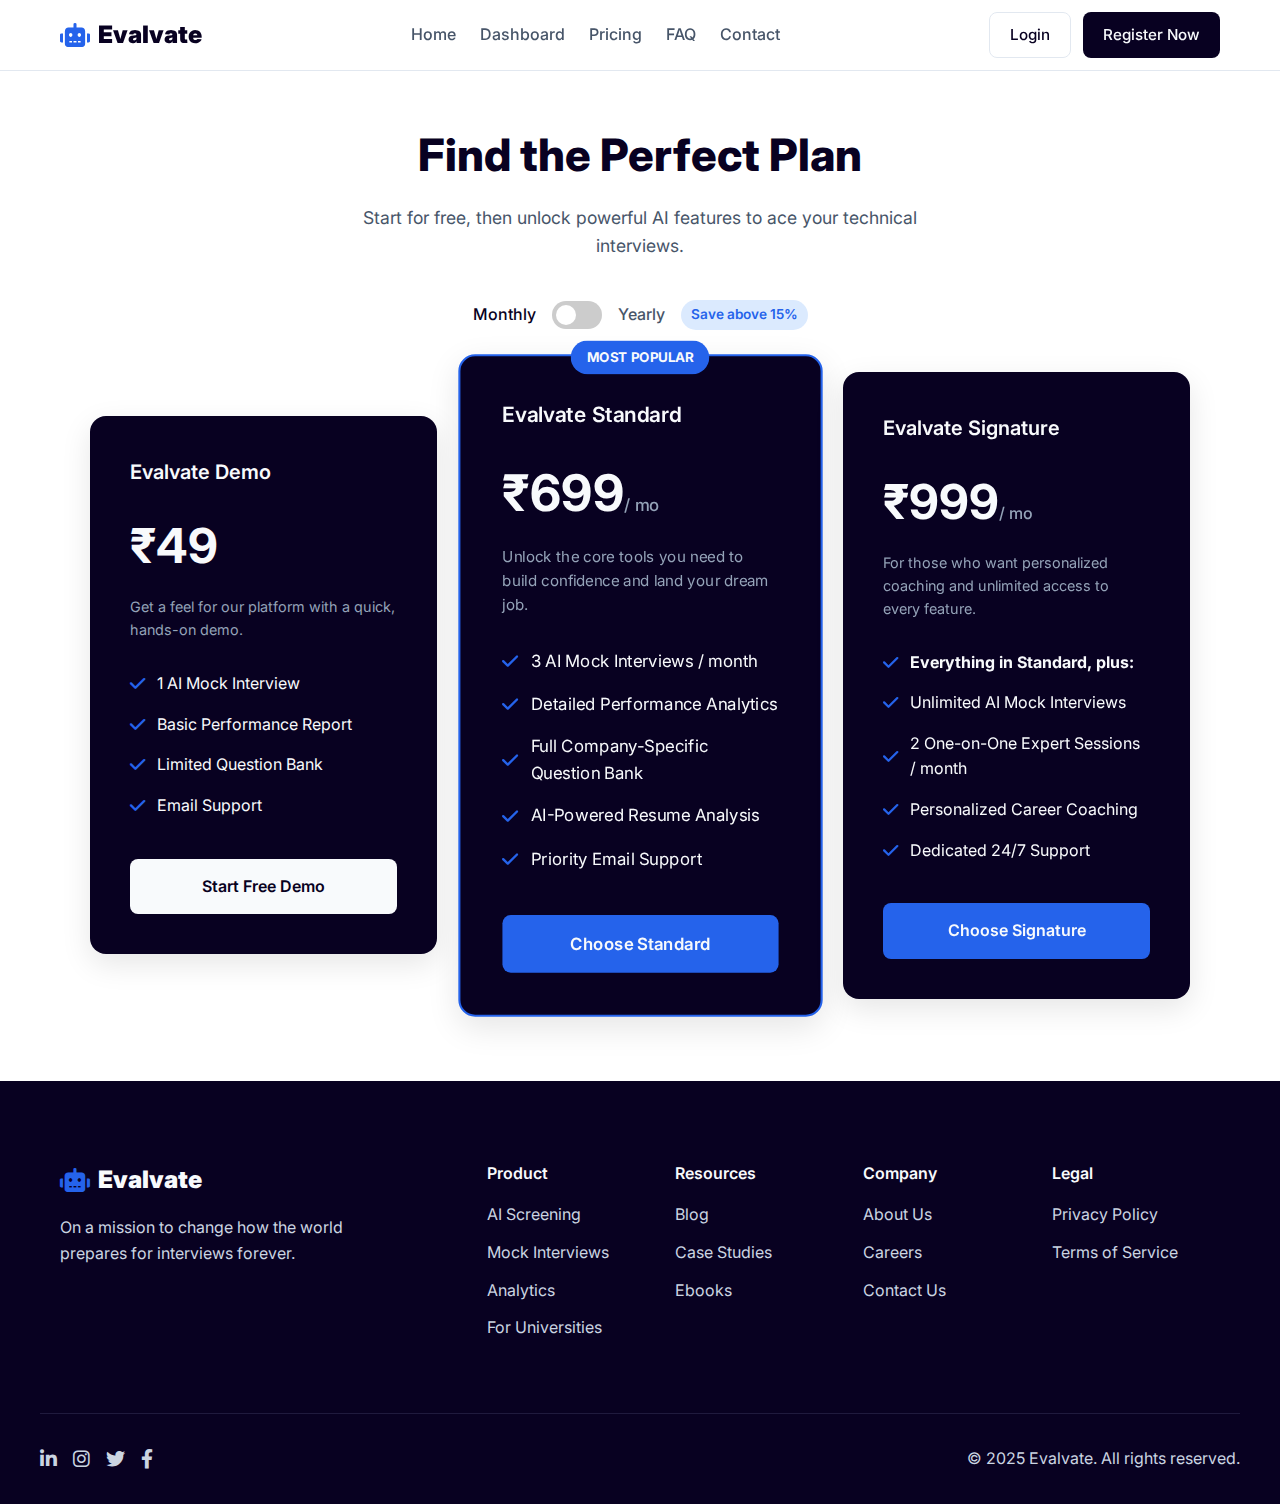
<file: Subscription.html>
<!DOCTYPE html>
<html lang="en">

<head>
    <meta charset="UTF-8">
    <meta name="viewport" content="width=device-width, initial-scale=1.0">
    <title>Evalvate - Subscription Plans</title>

    <link href="https://fonts.googleapis.com/css2?family=Inter:wght@400;500;600;700;800&display=swap" rel="stylesheet">
    <link href="https://cdnjs.cloudflare.com/ajax/libs/font-awesome/6.0.0/css/all.min.css" rel="stylesheet">

    <style>
        /* --- Root Variables & Global Styles --- */
        :root {
            --primary-color: #2563eb;
            /* Blue 600 */
            --primary-dark: #1d4ed8;
            /* Blue 700 */
            --text-dark: #080121;
            /* New Dark Color */
            --text-medium: #475569;
            /* Slate 600 */
            --text-light: #f8fafc;
            /* Slate 50 */
            --background-light: #ffffff;
            --background-offwhite: #f1f5f9;
            /* Slate 100 */
            --border-color: #e2e8f0;
            /* Slate 200 */
            --border-radius: 16px;
            --transition: all 0.3s cubic-bezier(0.4, 0, 0.2, 1);
        }

        * {
            margin: 0;
            padding: 0;
            box-sizing: border-box;
        }

        html {
            scroll-behavior: smooth;
        }

        body {
            font-family: 'Inter', sans-serif;
            line-height: 1.6;
            background: var(--background-light);
            color: var(--text-dark);
        }

        .container {
            width: 100%;
            max-width: 1200px;
            margin: 0 auto;
            padding: 0 20px;
        }

        /* --- Header Styles (from index.css) --- */
        .header {
            background: rgba(255, 255, 255, 0.8);
            backdrop-filter: blur(10px);
            border-bottom: 1px solid var(--border-color);
            position: fixed;
            top: 0;
            left: 0;
            width: 100%;
            z-index: 1000;
            transition: background 0.3s ease, box-shadow 0.3s ease;
        }

        .nav-container {
            display: flex;
            justify-content: space-between;
            align-items: center;
            height: 70px;
            max-width: 1200px;
            margin: 0 auto;
            padding: 0 20px;
        }

        .logo {
            font-size: 1.5rem;
            font-weight: 700;
            color: var(--text-dark);
            text-decoration: none;
            display: flex;
            align-items: center;
            gap: 8px;
        }

        .logo i {
            color: var(--primary-color);
        }

        .nav-links {
            display: flex;
            gap: 24px;
        }

        .nav-links a {
            text-decoration: none;
            color: var(--text-medium);
            font-weight: 500;
            transition: color 0.2s ease;
        }

        .nav-links a:hover {
            color: var(--primary-color);
        }

        .auth-buttons {
            display: flex;
            gap: 12px;
        }

        .btn {
            padding: 10px 20px;
            border: none;
            border-radius: 8px;
            font-size: 0.95rem;
            font-weight: 500;
            cursor: pointer;
            text-decoration: none;
            display: inline-flex;
            align-items: center;
            justify-content: center;
            transition: var(--transition);
        }

        .btn-outline {
            background: transparent;
            color: var(--text-dark);
            border: 1px solid var(--border-color);
        }

        .btn-outline:hover {
            background: var(--background-offwhite);
        }

        .btn-primary {
            background: var(--text-dark);
            color: var(--text-light);
        }

        .btn-primary:hover {
            background: #1a103c;
            /* Slightly lighter version of the new dark color */
        }

        .mobile-menu-button {
            display: none;
        }

        .mobile-menu {
            display: none;
        }

        /* --- Main Pricing Section Styles --- */
        .pricing-section {
            padding: 120px 20px 80px 20px;
            /* Padding to offset fixed header */
            text-align: center;
        }

        .pricing-header h1 {
            font-size: 2.8rem;
            font-weight: 800;
            margin-bottom: 12px;
        }

        .pricing-header p {
            font-size: 1.1rem;
            color: #475569;
            margin-bottom: 40px;
            max-width: 600px;
            margin-left: auto;
            margin-right: auto;
        }

        .pricing-toggle {
            display: flex;
            justify-content: center;
            align-items: center;
            gap: 16px;
            margin-bottom: 40px;
        }

        .toggle-label {
            font-weight: 500;
            color: #475569;
            transition: var(--transition);
        }

        .toggle-switch {
            position: relative;
            display: inline-block;
            width: 50px;
            height: 28px;
        }

        .toggle-switch input {
            opacity: 0;
            width: 0;
            height: 0;
        }

        .slider {
            position: absolute;
            cursor: pointer;
            top: 0;
            left: 0;
            right: 0;
            bottom: 0;
            background-color: #ccc;
            transition: .4s;
            border-radius: 34px;
        }

        .slider:before {
            position: absolute;
            content: "";
            height: 20px;
            width: 20px;
            left: 4px;
            bottom: 4px;
            background-color: white;
            transition: .4s;
            border-radius: 50%;
        }

        input:checked+.slider {
            background-color: var(--primary-color);
        }

        input:checked+.slider:before {
            transform: translateX(22px);
        }

        .yearly-discount {
            font-weight: 600;
            color: var(--primary-color);
            background-color: #dbeafe;
            padding: 4px 10px;
            border-radius: 20px;
            font-size: 0.85rem;
        }

        .toggle-label.active {
            color: var(--text-dark);
        }

        /* Pricing Grid & Cards */
        .pricing-grid {
            display: grid;
            grid-template-columns: repeat(3, 1fr);
            gap: 30px;
            align-items: center;
            max-width: 1100px;
            margin: 0 auto;
        }

        .pricing-card {
            background-color: var(--text-dark);
            color: var(--text-light);
            padding: 40px;
            border-radius: var(--border-radius);
            text-align: left;
            transition: var(--transition);
            box-shadow: 0 10px 30px rgba(0, 0, 0, 0.1);
            position: relative;
        }

        .pricing-card:hover {
            transform: translateY(-10px);
        }

        .pricing-card .plan-name {
            font-size: 1.25rem;
            font-weight: 600;
            margin-bottom: 20px;
        }

        .pricing-card .price {
            font-size: 3rem;
            font-weight: 700;
            margin-bottom: 10px;
        }

        .pricing-card .price .price-value {
            font-size: 3rem;
            font-weight: 700;
        }

        .pricing-card .price .price-duration {
            font-size: 1rem;
            font-weight: 500;
            color: #94a3b8;
        }

        .pricing-card .description {
            font-size: 0.9rem;
            color: #94a3b8;
            margin-bottom: 30px;
            min-height: 40px;
        }

        .pricing-card .features {
            list-style: none;
            margin-bottom: 40px;
        }

        .pricing-card .features li {
            margin-bottom: 15px;
            display: flex;
            align-items: center;
            gap: 12px;
        }

        .pricing-card .features li i {
            color: var(--primary-color);
            font-size: 1.1rem;
        }

        .cta-button {
            display: block;
            width: 100%;
            padding: 15px;
            border: none;
            border-radius: 8px;
            font-size: 1rem;
            font-weight: 600;
            cursor: pointer;
            text-align: center;
            text-decoration: none;
            transition: var(--transition);
        }

        .free-card .cta-button {
            background-color: var(--text-light);
            color: var(--text-dark);
        }

        .free-card .cta-button:hover {
            background-color: #e2e8f0;
        }

        .standard-card {
            transform: scale(1.05);
            border: 2px solid var(--primary-color);
        }

        .standard-card:hover {
            transform: scale(1.05) translateY(-10px);
        }

        .popular-badge {
            position: absolute;
            top: -15px;
            left: 50%;
            transform: translateX(-50%);
            background-color: var(--primary-color);
            color: var(--text-light);
            padding: 6px 15px;
            border-radius: 20px;
            font-size: 0.8rem;
            font-weight: 700;
        }

        .paid-plan .cta-button {
            background-color: var(--primary-color);
            color: var(--text-light);
        }

        .paid-plan .cta-button:hover {
            background-color: var(--primary-dark);
        }

        /* --- Footer Styles (from index.css) --- */
        .footer {
            background: var(--text-dark);
            color: #cbd5e1;
            padding: 80px 0 0;
        }

        .footer-container {
            display: grid;
            grid-template-columns: 1fr 2fr;
            gap: 60px;
            padding-bottom: 60px;
            border-bottom: 1px solid #1f1a3d;
        }

        .footer-brand .logo {
            color: var(--text-light);
        }

        .footer-brand p {
            margin-top: 16px;
            max-width: 300px;
        }

        .footer-links-grid {
            display: grid;
            grid-template-columns: repeat(4, 1fr);
            gap: 20px;
        }

        .footer-links h4 {
            font-size: 1rem;
            font-weight: 600;
            color: var(--text-light);
            margin-bottom: 16px;
        }

        .footer-links a {
            display: block;
            color: #cbd5e1;
            text-decoration: none;
            margin-bottom: 12px;
            transition: color 0.2s ease;
        }

        .footer-links a:hover {
            color: var(--background-light);
        }

        .footer-bottom {
            display: flex;
            justify-content: space-between;
            align-items: center;
            padding: 30px 0;
            max-width: 1200px;
            margin: 0 auto;
        }

        .social-links {
            display: flex;
            gap: 16px;
        }

        .social-links a {
            color: #cbd5e1;
            font-size: 1.2rem;
            transition: color 0.2s ease;
        }

        .social-links a:hover {
            color: var(--background-light);
        }

        /* --- Responsive Design --- */
        @media (max-width: 992px) {

            .nav-links,
            .auth-buttons {
                display: none;
            }

            .mobile-menu-button {
                display: block;
                background: none;
                border: none;
                font-size: 1.5rem;
                cursor: pointer;
                color: var(--text-dark);
            }

            .mobile-menu {
                display: none;
                flex-direction: column;
                width: 100%;
                background: var(--background-light);
                position: absolute;
                top: 70px;
                left: 0;
                padding: 10px 0;
                border-bottom: 1px solid var(--border-color);
            }

            .mobile-menu.active {
                display: flex;
            }

            .mobile-menu a {
                padding: 15px 20px;
                text-decoration: none;
                color: var(--text-dark);
                font-weight: 500;
            }

            .pricing-grid {
                grid-template-columns: 1fr;
            }

            .standard-card {
                transform: scale(1);
            }

            .standard-card:hover {
                transform: translateY(-10px);
            }

            .footer-container {
                grid-template-columns: 1fr;
            }

            .footer-links-grid {
                grid-template-columns: 1fr 1fr;
            }
        }

        @media (max-width: 768px) {
            .pricing-header h1 {
                font-size: 2.2rem;
            }

            .footer-bottom {
                flex-direction: column;
                gap: 20px;
            }
        }
    </style>

</head>

<body>

    <header class="header">
        <nav class="nav-container">
            <a href="index.html" class="logo">
                <i class="fas fa-robot"></i>
                <b>Evalvate</b>
            </a>
            <div class="nav-links">
                <a href="index.html">Home</a>
                <a href="dashboard.html">Dashboard</a>
                <a href="Subscription.html">Pricing</a>
                <a href="faq.html">FAQ</a>
                <a href="contact.html">Contact</a>
            </div>
            <div class="auth-buttons">
                <a href="login.html" class="btn btn-outline">Login</a>
                <a href="signup.html" class="btn btn-primary">Register Now</a>
            </div>
            <button id="mobile-menu-button" class="mobile-menu-button">
                <i class="fas fa-bars"></i>
            </button>
        </nav>
        <div id="mobile-menu" class="mobile-menu">
            <a href="index.html#features">How It Works</a>
            <a href="index.html#testimonials">Testimonials</a>
            <a href="faq.html">FAQ</a>
            <a href="contact.html">Contact</a>
        </div>
    </header>

    <main class="pricing-section">
        <header class="pricing-header">
            <h1>Find the Perfect Plan</h1>
            <p>Start for free, then unlock powerful AI features to ace your technical interviews.</p>
        </header>

        <div class="pricing-toggle">
            <span id="monthly-label" class="toggle-label active">Monthly</span>
            <label class="toggle-switch">
                <input type="checkbox" id="price-toggle">
                <span class="slider"></span>
            </label>
            <span id="yearly-label" class="toggle-label">Yearly</span>
            <span class="yearly-discount">Save above 15%</span>
        </div>

        <section class="pricing-grid">
            <div class="pricing-card free-card">
                <h3 class="plan-name">Evalvate Demo</h3>
                <div class="price">
                    ₹<span class="price-value">49</span>
                </div>
                <p class="description">Get a feel for our platform with a quick, hands-on demo.</p>
                <ul class="features">
                    <li><i class="fa-solid fa-check"></i>1 AI Mock Interview</li>
                    <li><i class="fa-solid fa-check"></i>Basic Performance Report</li>
                    <li><i class="fa-solid fa-check"></i>Limited Question Bank</li>
                    <li><i class="fa-solid fa-check"></i>Email Support</li>
                </ul>
                <a href="#" class="cta-button">Start Free Demo</a>
            </div>

            <div class="pricing-card standard-card paid-plan">
                <div class="popular-badge">MOST POPULAR</div>
                <h3 class="plan-name">Evalvate Standard</h3>
                <div class="price" data-monthly="699" data-yearly="6,999">
                    ₹<span class="price-value">699</span><span class="price-duration">/ mo</span>
                </div>
                <p class="description">Unlock the core tools you need to build confidence and land your dream job.</p>
                <ul class="features">
                    <li><i class="fa-solid fa-check"></i>3 AI Mock Interviews / month</li>
                    <li><i class="fa-solid fa-check"></i>Detailed Performance Analytics</li>
                    <li><i class="fa-solid fa-check"></i>Full Company-Specific Question Bank</li>
                    <li><i class="fa-solid fa-check"></i>AI-Powered Resume Analysis</li>
                    <li><i class="fa-solid fa-check"></i>Priority Email Support</li>
                </ul>
                <a href="#" class="cta-button">Choose Standard</a>
            </div>

            <div class="pricing-card signature-card paid-plan">
                <h3 class="plan-name">Evalvate Signature</h3>
                <div class="price" data-monthly="999" data-yearly="9,999">
                    ₹<span class="price-value">999</span><span class="price-duration">/ mo</span>
                </div>
                <p class="description">For those who want personalized coaching and unlimited access to every feature.
                </p>
                <ul class="features">
                    <li><i class="fa-solid fa-check"></i><b>Everything in Standard, plus:</b></li>
                    <li><i class="fa-solid fa-check"></i>Unlimited AI Mock Interviews</li>
                    <li><i class="fa-solid fa-check"></i>2 One-on-One Expert Sessions / month</li>
                    <li><i class="fa-solid fa-check"></i>Personalized Career Coaching</li>
                    <li><i class="fa-solid fa-check"></i>Dedicated 24/7 Support</li>
                </ul>
                <a href="#" class="cta-button">Choose Signature</a>
            </div>
        </section>
    </main>

    <footer class="footer">
        <div class="container footer-container">
            <div class="footer-brand">
                <a href="index.html" class="logo">
                    <i class="fas fa-robot"></i>
                    <b>Evalvate</b>
                </a>
                <p>On a mission to change how the world prepares for interviews forever.</p>
            </div>
            <div class="footer-links-grid">
                <div class="footer-links">
                    <h4>Product</h4>
                    <a href="#">AI Screening</a>
                    <a href="#">Mock Interviews</a>
                    <a href="#">Analytics</a>
                    <a href="#">For Universities</a>
                </div>
                <div class="footer-links">
                    <h4>Resources</h4>
                    <a href="#">Blog</a>
                    <a href="#">Case Studies</a>
                    <a href="#">Ebooks</a>
                </div>
                <div class="footer-links">
                    <h4>Company</h4>
                    <a href="aboutus.html">About Us</a>
                    <a href="#">Careers</a>
                    <a href="contact.html">Contact Us</a>
                </div>
                <div class="footer-links">
                    <h4>Legal</h4>
                    <a href="privacy.html">Privacy Policy</a>
                    <a href="terms.html">Terms of Service</a>
                </div>
            </div>
        </div>
        <div class="container footer-bottom">
            <div class="social-links">
                <a href="#"><i class="fab fa-linkedin-in"></i></a>
                <a href="#"><i class="fab fa-instagram"></i></a>
                <a href="#"><i class="fab fa-twitter"></i></a>
                <a href="#"><i class="fab fa-facebook-f"></i></a>
            </div>
            <p>&copy; 2025 Evalvate. All rights reserved.</p>
        </div>
    </footer>

    <script>
        document.addEventListener('DOMContentLoaded', () => {
            // --- Mobile Menu Toggle (for header) ---
            const mobileMenuButton = document.getElementById('mobile-menu-button');
            const mobileMenu = document.getElementById('mobile-menu');
            if (mobileMenuButton && mobileMenu) {
                mobileMenuButton.addEventListener('click', () => {
                    mobileMenu.classList.toggle('active');
                });
            }

            // --- Pricing Toggle Logic ---
            const toggle = document.getElementById('price-toggle');
            const monthlyLabel = document.getElementById('monthly-label');
            const yearlyLabel = document.getElementById('yearly-label');
            const priceElements = document.querySelectorAll('.price[data-monthly]');
            const demoPriceElement = document.querySelector('.free-card .price-value');

            toggle.addEventListener('change', () => {
                const isYearly = toggle.checked;

                // Update labels
                monthlyLabel.classList.toggle('active', !isYearly);
                yearlyLabel.classList.toggle('active', isYearly);

                // Update Demo price
                if (demoPriceElement) {
                    demoPriceElement.textContent = isYearly ? '399' : '49';
                }

                // Update prices
                priceElements.forEach(priceEl => {
                    const priceValue = priceEl.querySelector('.price-value');
                    const priceDuration = priceEl.querySelector('.price-duration');
                    const monthlyPrice = priceEl.dataset.monthly;
                    const yearlyPrice = priceEl.dataset.yearly;

                    if (isYearly) {
                        priceValue.textContent = yearlyPrice;
                        priceDuration.textContent = ' / yr';
                    } else {
                        priceValue.textContent = monthlyPrice;
                        priceDuration.textContent = ' / mo';
                    }
                });
            });
        });
    </script>
</body>

</html>
</file>
